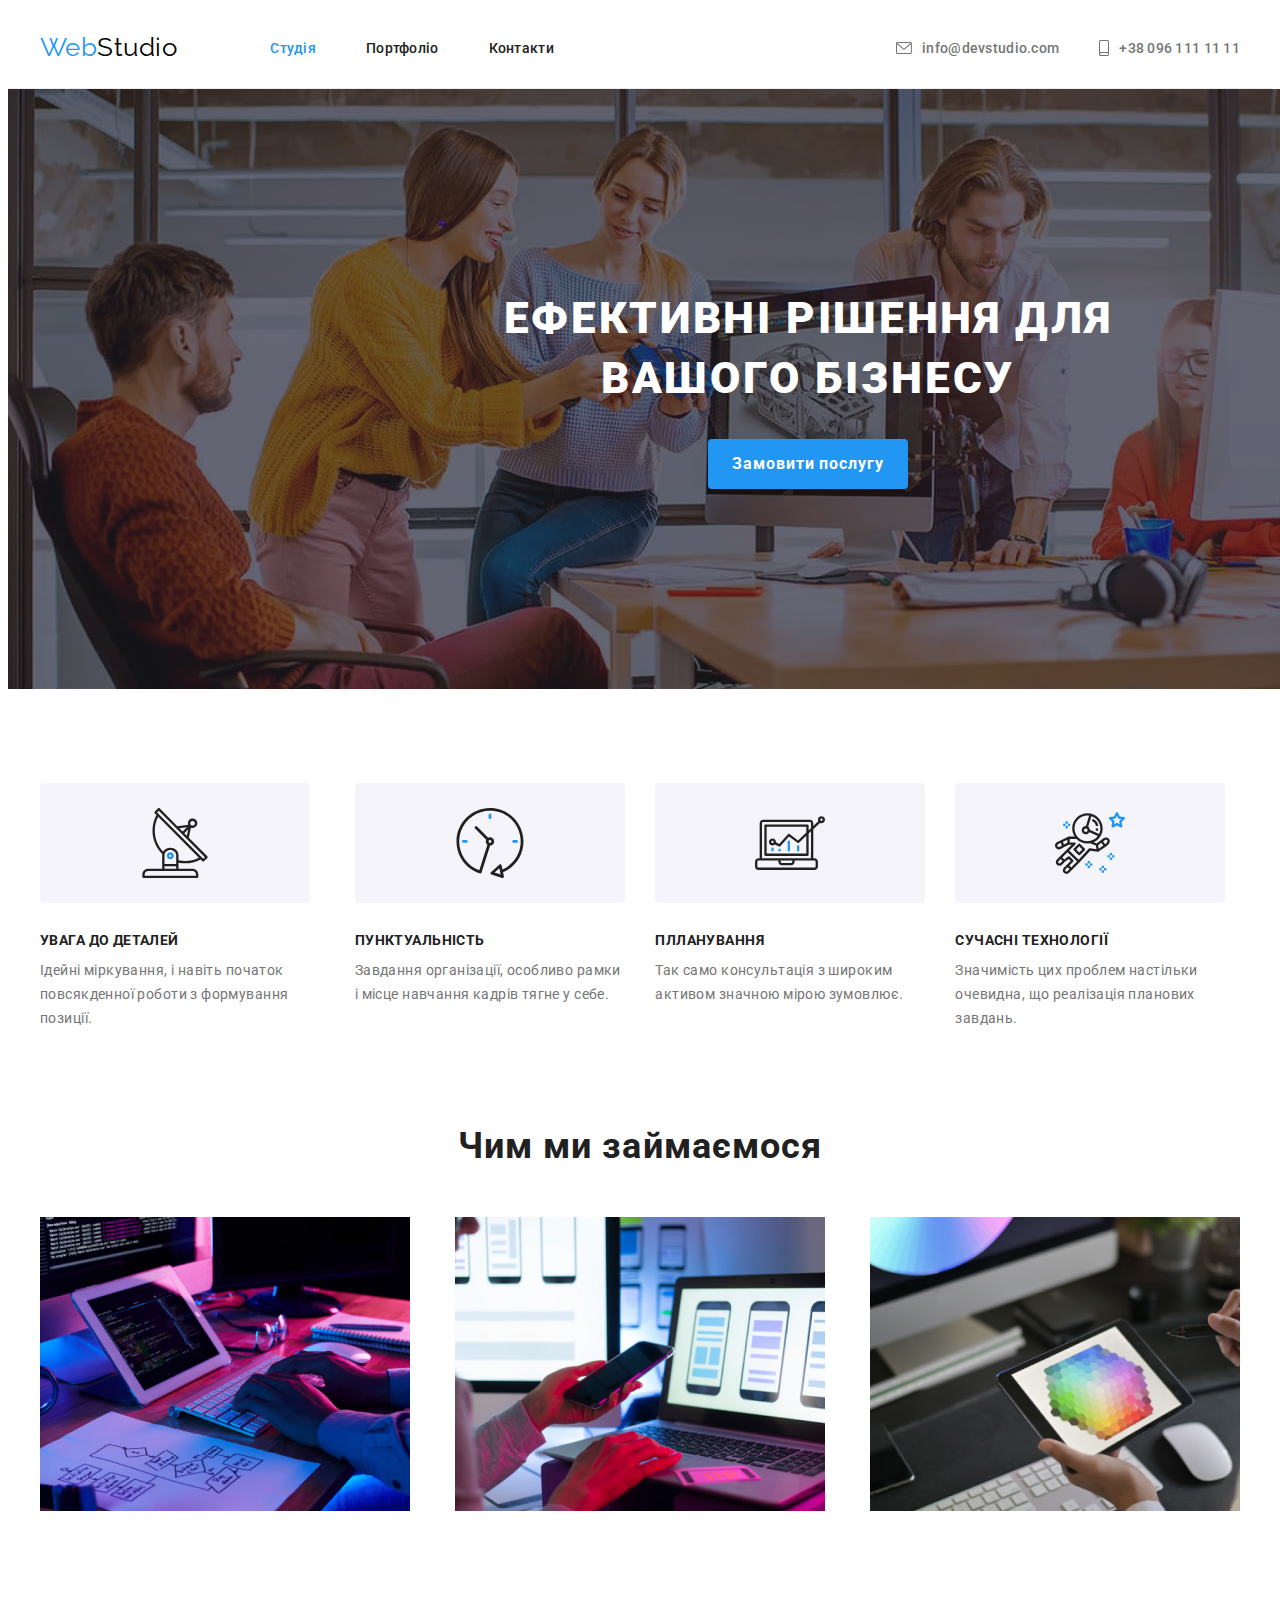
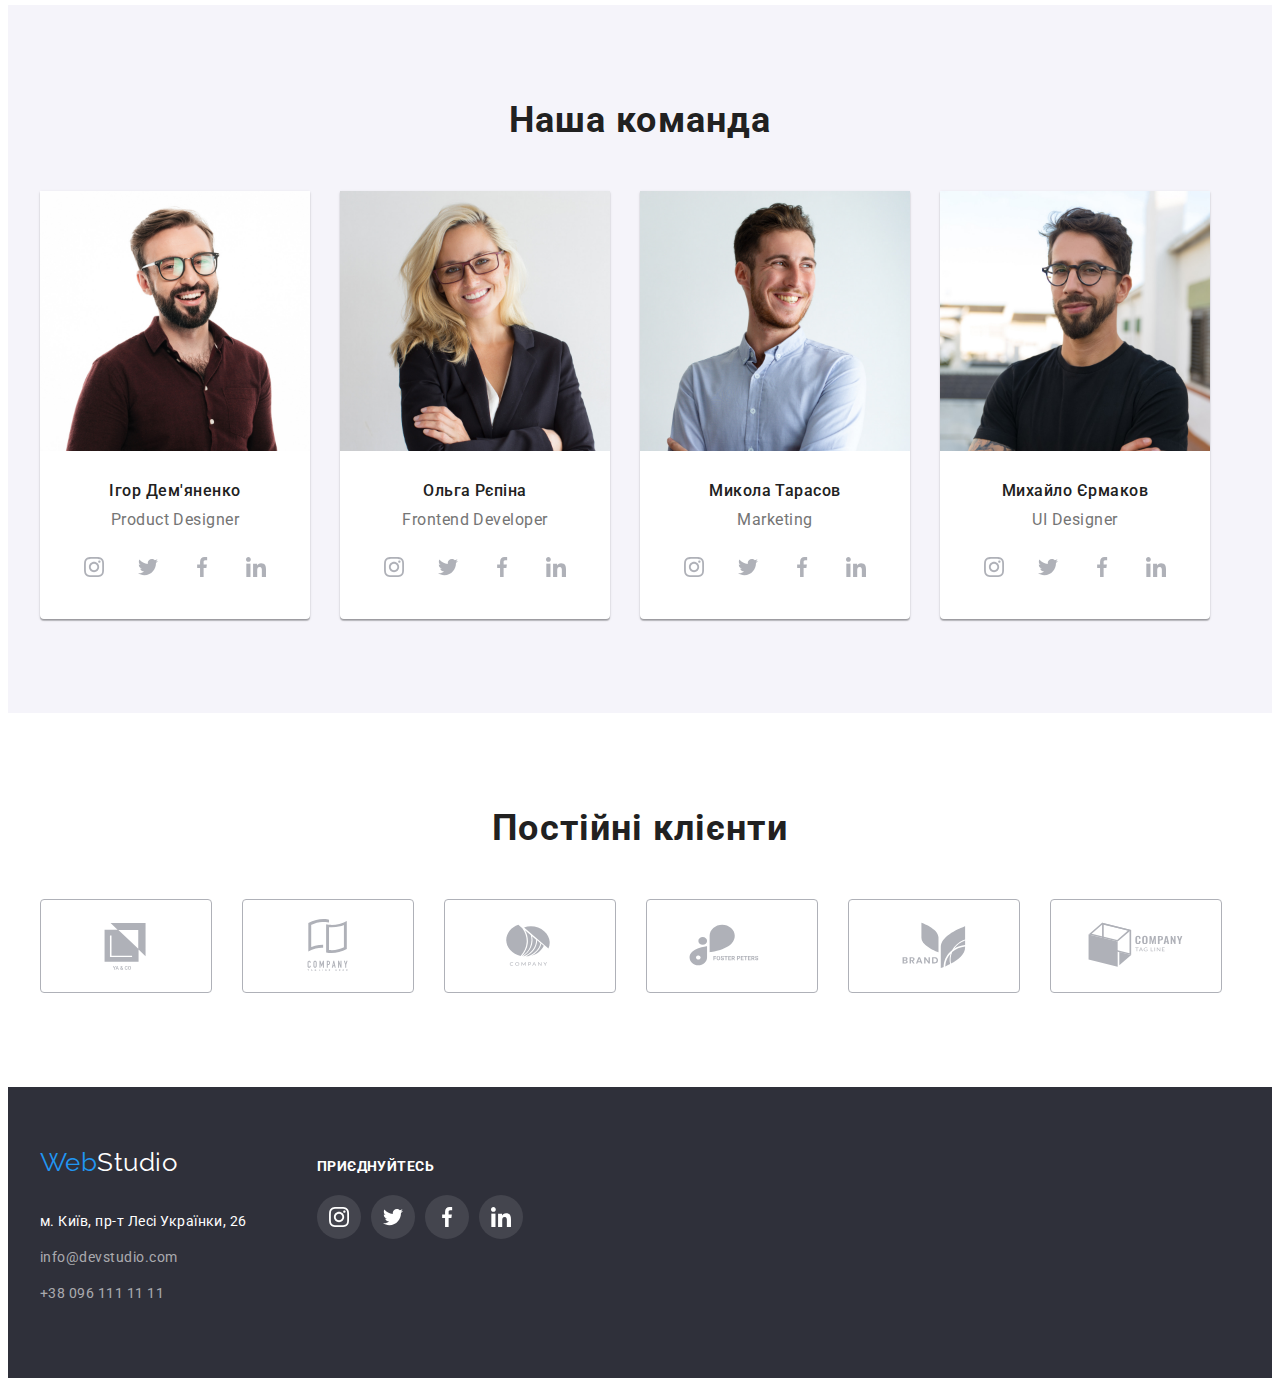
<file: index.html>
<!DOCTYPE html>
<html lang="en">
<head>
    <meta charset="UTF-8">
    <meta http-equiv="X-UA-Compatible" content="IE=edge">
    <meta name="viewport" content="width=device-width, initial-scale=1.0">
    <title>WebStudio</title>
    <link rel="preconnect" href="https://fonts.googleapis.com">
    <link rel="preconnect" href="https://fonts.gstatic.com" crossorigin>
    <link href="https://fonts.googleapis.com/css2?family=Raleway:wght@700&family=Roboto:wght@400;500;700;900&display=swap" rel="stylesheet">
    <link rel="stylesheet" href="https://cdnjs.cloudflare.com/ajax/libs/modern-normalize/1.1.0/modern-normalize.min.css"
        integrity="sha512-wpPYUAdjBVSE4KJnH1VR1HeZfpl1ub8YT/NKx4PuQ5NmX2tKuGu6U/JRp5y+Y8XG2tV+wKQpNHVUX03MfMFn9Q=="
        crossorigin="anonymous" referrerpolicy="no-referrer" />
    <link rel="stylesheet" href="./css/styles.css">
</head>
    
<body>
    <!--Header-->
    <header class="header">
        <div class="main-nav container">
        <a href="./index.html" class="logo link"><span class="web">Web</span>Studio</a>
        <nav class="nav">
            <ul class="site-nav list">
                <li class="item"><a href="./index.html" class="link current">Студія</a></li>
                <li class="item"><a href="./portfolio.html" class="link">Портфоліо</a></li>
                <li class="item"><a href="" class="link">Контакти</a></li>
            </ul>
        </nav>
            <ul class="top-contact list">
                <li class="item"><a href="mailto:info@devstudio.com" class="contact-link link">
                    <svg class="nav-icon" width="16px" height="12px"><use href="./images/icons.svg#icon-envelope"></use></svg>info@devstudio.com</a>
                </li>
                                
                <li class="item"><a href="tel:+380961111111" class="contact-link link">
                    <svg class="nav-icon" width="10px" height="16px"><use href="./images/icons.svg#icon-smartphone"></use></svg>+38 096 111 11 11</a>
                </li>
            </ul>
        </div>
    </header>
    <!--Main-->
    <main>
        <!--Solution-->
        <section class="hero section">
            <div class="container">
            <h1 class="hero-title">Ефективні рішення для вашого бізнесу</h1>
            <button type="button" class="button">Замовити послугу</button>
            </div>
        </section>
        <!--About-Hidden h2-->
        <section class="section-about section">
            <div class="container">
            <h2 class="section-title">About</h2>
            <ul class="about-list list" >
                <li class="item">
                    <div class="about-icon-frame"><svg class="about-icon" width="70px" height=70px><use href="./images/icons.svg#icon-antenna"></use></svg>
                    </div>
                    <h3 class="about-title">Увага до деталей</h3>
                    <p class="about-text">Ідейні міркування, і навіть початок повсякденної роботи з формування позиції.</p>
                </li>
                <li class="item">
                    <div class="about-icon-frame"><svg class="about-icon" width="70px" height=70px><use href="./images/icons.svg#icon-clock"></use></svg>
                    </div>
                    <h3 class=" about-title">Пунктуальність</h3>
                    <p class="about-text">Завдання організації, особливо рамки і місце навчання кадрів тягне у себе.</p>
                </li>
                <li class="item">
                    <div class="about-icon-frame"><svg class="about-icon" width="70px" height=70px><use href="./images/icons.svg#icon-diagram"></use></svg>
                    </div>
                    <h3 class=" about-title">Плланування</h3>
                    <p class="about-text">Так само консультація з широким активом значною мірою зумовлює.</p>
                </li>
                <li class="item">
                    <div class="about-icon-frame"><svg class="about-icon" width="70px" height=70px><use href="./images/icons.svg#icon-astronaut"></use></svg>
                    </div>
                    <h3 class=" about-title">Сучасні технології</h3>
                    <p class="about-text">Значимість цих проблем настільки очевидна, що реалізація планових завдань.</p>
                </li>
            </ul>
            </div>
        </section>
        <!--What we do-->
        <section class="section-what section">
            <div class="container">
            <h2 class="what-title">Чим ми займаємося</h2>
            <ul class="what-list list">
                <li class="item"><img src="./images/code.jpg" alt="Програмування" width="370" height="294"></li>
                <li class="item"><img src="./images/markup.jpg" alt="Верстка" width="370" height="294"></li>
                <li class="item"><img src="./images/design.jpg" alt="Дизайн" width="370" height="294"></li>
            </ul>
            </div>
        </section>
        <!--Our comand-->
        <section class="section-command section">
            <div class="container">
        <h2 class="command-maintitle">Наша команда</h2>
        <ul class="command-list list">
            <li class="item">
                <img src="./images/demyanko.jpg" alt="Ігор Дем'яненко" width="270" height="260">
                <div>
                <h3 class="command-title">Ігор Дем'яненко</h3>
                <p class="command-text">Product Designer</p>
                </div>
                <ul class="command-soc-list list">
                    <li class="command-soc-item soc-item">
                        <a href="#" class="command-soc-link link">
                            <svg class="command-soc-icon" width="20px" height="20px">
                                <use href="./images/icons.svg#icon-instagram"></use>
                            </svg>
                        </a>
                    </li>
                    <li class="command-soc-item soc-item">
                        <a href="#" class="command-soc-link link">
                            <svg class="command-soc-icon" width="20px" height="20px">
                                <use href="./images/icons.svg#icon-twitter"></use>
                            </svg>
                        </a>
                    </li>
                    <li class="command-soc-item soc-item">
                        <a href="#" class="command-soc-link link">
                            <svg class="command-soc-icon" width="20px" height="20px">
                                <use href="./images/icons.svg#icon-facebook"></use>
                            </svg>
                        </a>
                    </li>
                    <li class="command-soc-item soc-item">
                        <a href="#" class="command-soc-link link">
                            <svg class="command-soc-icon" width="20px" height="20px">
                                <use href="./images/icons.svg#icon-linkedin"></use>
                            </svg>
                        </a>
                    </li>
                </ul>
            </li>
            <li class="item">
                <img src="./images/repina.jpg" alt="Ольга Рєпіна" width="270" height="260">
                <div>
                <h3 class="command-title">Ольга Рєпіна</h3>
                <p class="command-text">Frontend Developer</p>
                </div>
                <ul class="command-soc-list list">
                    <li class="command-soc-item soc-item">
                        <a href="#" class="command-soc-link link">
                            <svg class="command-soc-icon" width="20px" height="20px">
                                <use href="./images/icons.svg#icon-instagram"></use>
                            </svg>
                        </a>
                    </li>
                    <li class="command-soc-item soc-item">
                        <a href="#" class="command-soc-link link">
                            <svg class="command-soc-icon" width="20px" height="20px">
                                <use href="./images/icons.svg#icon-twitter"></use>
                            </svg>
                        </a>
                    </li>
                    <li class="command-soc-item soc-item">
                        <a href="#" class="command-soc-link link">
                            <svg class="command-soc-icon" width="20px" height="20px">
                                <use href="./images/icons.svg#icon-facebook"></use>
                            </svg>
                        </a>
                    </li>
                    <li class="command-soc-item soc-item">
                        <a href="#" class="command-soc-link link">
                            <svg class="command-soc-icon" width="20px" height="20px">
                                <use href="./images/icons.svg#icon-linkedin"></use>
                            </svg>
                        </a>
                    </li>
                </ul>
            </li>
            <li class="item">
                <img src="./images/tarasov.jpg" alt="Микола Тарасов" width="270" height="260">
                <div>
                <h3 class="command-title">Микола Тарасов</h3>
                <p class="command-text">Marketing</p>
                </div>
                <ul class="command-soc-list list">
                    <li class="command-soc-item soc-item">
                        <a href="#" class="command-soc-link link">
                            <svg class="command-soc-icon" width="20px" height="20px">
                                <use href="./images/icons.svg#icon-instagram"></use>
                            </svg>
                        </a>
                    </li>
                    <li class="command-soc-item soc-item">
                        <a href="#" class="command-soc-link link">
                            <svg class="command-soc-icon" width="20px" height="20px">
                                <use href="./images/icons.svg#icon-twitter"></use>
                            </svg>
                        </a>
                    </li>
                    <li class="command-soc-item soc-item">
                        <a href="#" class="command-soc-link link">
                            <svg class="command-soc-icon" width="20px" height="20px">
                                <use href="./images/icons.svg#icon-facebook"></use>
                            </svg>
                        </a>
                    </li>
                    <li class="command-soc-item soc-item">
                        <a href="#" class="command-soc-link link">
                            <svg class="command-soc-icon" width="20px" height="20px">
                                <use href="./images/icons.svg#icon-linkedin"></use>
                            </svg>
                        </a>
                    </li>
                </ul>
            </li>
            <li class="item">
                <img src="./images/ermakov.jpg" alt="Михайло Єрмаков" width="270" height="260">
                <div>
                <h3 class="command-title">Михайло Єрмаков</h3>
                <p class="command-text">UI Designer</p>
                </div>
                <ul class="command-soc-list list">
                    <li class="command-soc-item soc-item">
                        <a href="#" class="command-soc-link link">
                            <svg class="command-soc-icon" width="20px" height="20px">
                                <use href="./images/icons.svg#icon-instagram"></use>
                            </svg>
                        </a>
                    </li>
                    <li class="command-soc-item soc-item">
                        <a href="#" class="command-soc-link link">
                            <svg class="command-soc-icon" width="20px" height="20px">
                                <use href="./images/icons.svg#icon-twitter"></use>
                            </svg>
                        </a>
                    </li>
                    <li class="command-soc-item soc-item">
                        <a href="#" class="command-soc-link link">
                            <svg class="command-soc-icon" width="20px" height="20px">
                                <use href="./images/icons.svg#icon-facebook"></use>
                            </svg>
                        </a>
                    </li>
                    <li class="command-soc-item soc-item">
                        <a href="#" class="command-soc-link link">
                            <svg class="command-soc-icon" width="20px" height="20px">
                                <use href="./images/icons.svg#icon-linkedin"></use>
                            </svg>
                        </a>
                    </li>
                </ul>
            </li>
        </ul>
        </div>
        </section>
        <!-- CLIENTS -->
        <section class="section-clients section">
            <div class="container">
            <h2 class="client-title title">Постійні клієнти</h2>
            <ul class="client-list list">
                <li class="client-item item">
                    <a href="#" class="client-link link">
                        <svg class="client-icon" width="160px" height="60px" >
                            <use href="./images/icons.svg#icon-cl-1"></use>
                        </svg>
                    </a>
                </li>
                <li class="client-item item">
                    <a href="#" class="client-link link">
                        <svg class="client-icon" width="160px" height="60px" >
                            <use href="./images/icons.svg#icon-cl-2"></use>
                        </svg>
                    </a>
                </li>
                <li class="client-item item">
                    <a href="#" class="client-link link">
                        <svg class="client-icon" width="160px" height="60px" >
                            <use href="./images/icons.svg#icon-cl-3"></use>
                        </svg>
                    </a>
                </li>
                <li class="client-item item">
                    <a href="#" class="client-link link">
                        <svg class="client-icon" width="160px" height="60px" >
                            <use href="./images/icons.svg#icon-cl-4"></use>
                        </svg>
                    </a>
                </li>
                <li class="client-item item">
                    <a href="#" class="client-link link">
                        <svg class="client-icon" width="160px" height="60px" >
                            <use href="./images/icons.svg#icon-cl-5"></use>
                        </svg>
                    </a>
                </li>
                <li class="client-item item">
                    <a href="#" class="client-link link">
                        <svg class="client-icon" width="160px" height="60px" >
                            <use href="./images/icons.svg#icon-cl-6"></use>
                        </svg>
                    </a>
                </li>
            </ul>
            </div>
        </section>
    </main>
    <!--Footer-->
    <footer class="footer">
        <div class="container">
        <div class="footer-position">
        <div>
        <a href="./index.html" class="logo footer link color"><span class="web">Web</span>Studio</a>

        <address class="address">            
        <ul class="footer-list list">
            <li class="item"><a href="https://goo.gl/maps/Yz2Q7pybt4rktHYk7" class="footer-contact link">м. Київ, пр-т Лесі Українки, 26</a></li>
            <li class="item"><a href="mailto:info@devstudio.com" class="footer-contact color link">info@devstudio.com</a></li>
            <li class="item"><a href="tel:+380961111111" class="footer-contact color link">+38 096 111 11 11</a></li>
        </ul>        
        </address>
        </div>
        <div class="join">
        <h2 class="join-title">Приєднуйтесь</h2>
        <ul class="join-list list">
            <li class="join-item item">
                <a href="" class="join-link">
                    <svg class="join-icon" width="20px" height="20px">
                        <use href="./images/icons.svg#icon-instagram"></use>
                    </svg>
                </a>
            </li>
            <li class="join-item item">
                <a href="" class="join-link">
                    <svg class="join-icon" width="20px" height="20px">
                        <use href="./images/icons.svg#icon-twitter"></use>
                    </svg>
                </a>
            </li>
            <li class="join-item item">
                <a href="" class="join-link">
                    <svg class="join-icon" width="20px" height="20px">
                        <use href="./images/icons.svg#icon-facebook"></use>
                    </svg>
                </a>
            </li>
            <li class="join-item item">
                <a href="" class="join-link">
                    <svg class="join-icon" width="20px" height="20px">
                        <use href="./images/icons.svg#icon-linkedin"></use>
                    </svg>
                </a>
            </li>
        </ul>
        </div>
        </div>
        </div>
    </footer>
</body>
</html>
</file>
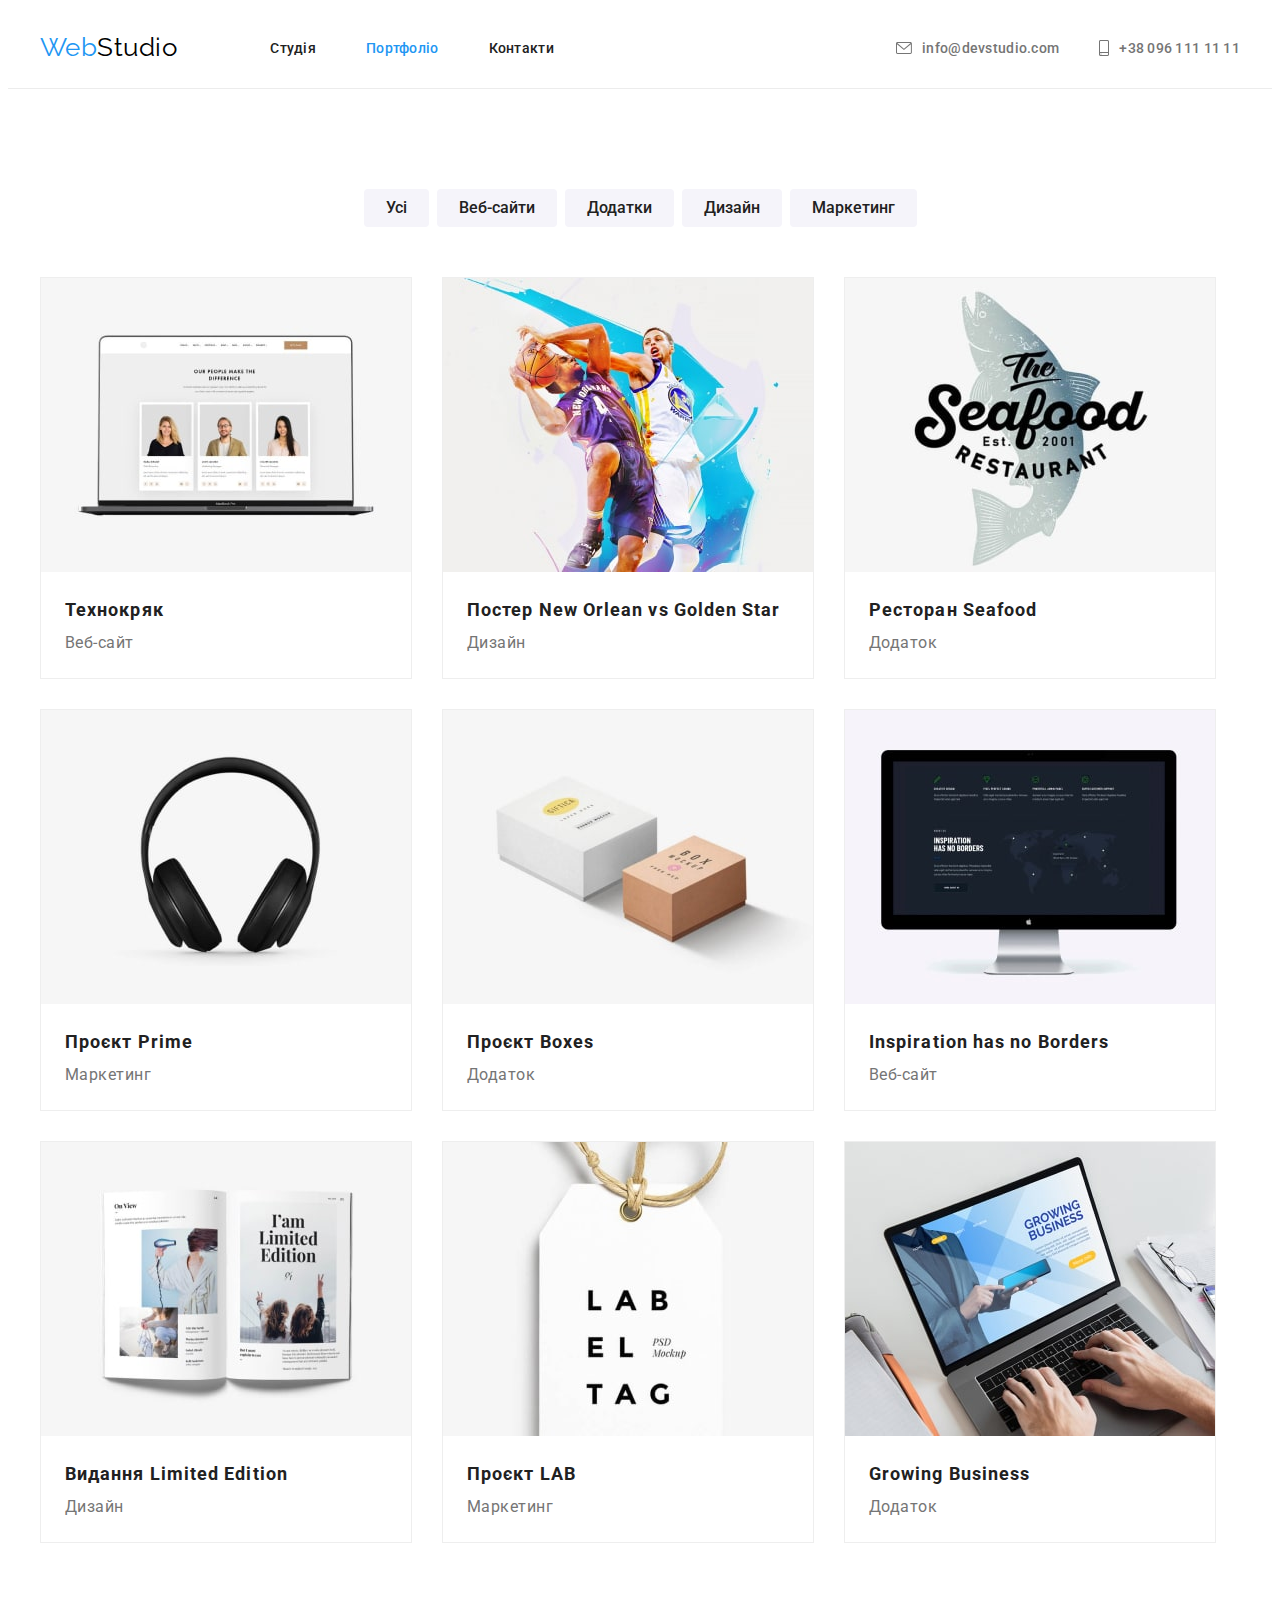
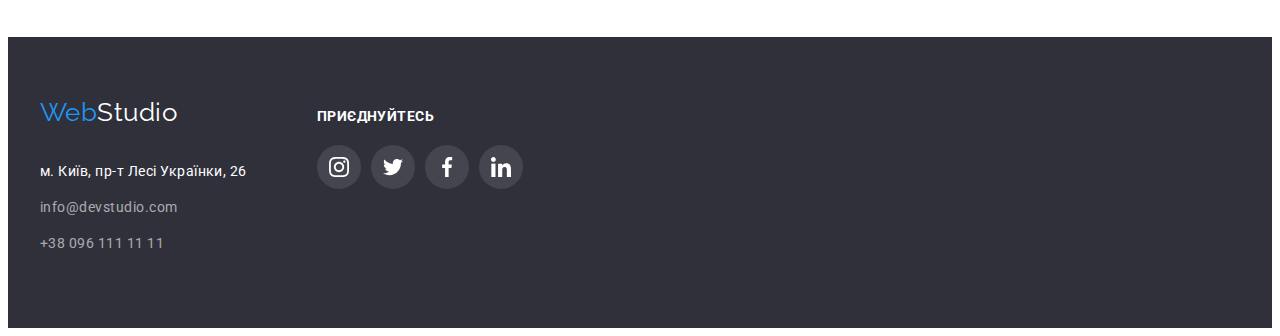
<file: portfolio.html>
<!DOCTYPE html>
<html lang="en">
<head>
    <meta charset="UTF-8">
    <meta http-equiv="X-UA-Compatible" content="IE=edge">
    <meta name="viewport" content="width=device-width, initial-scale=1.0">
    <title> Webstudio Porfolio</title>
    <link rel="preconnect" href="https://fonts.googleapis.com">
    <link rel="preconnect" href="https://fonts.gstatic.com" crossorigin>
    <link href="https://fonts.googleapis.com/css2?family=Raleway:wght@700&family=Roboto:wght@400;500;700&display=swap" rel="stylesheet">
    <link rel="stylesheet" href="https://cdnjs.cloudflare.com/ajax/libs/modern-normalize/1.1.0/modern-normalize.min.css"
        integrity="sha512-wpPYUAdjBVSE4KJnH1VR1HeZfpl1ub8YT/NKx4PuQ5NmX2tKuGu6U/JRp5y+Y8XG2tV+wKQpNHVUX03MfMFn9Q=="
        crossorigin="anonymous" referrerpolicy="no-referrer" />
    <link rel="stylesheet" href="./css/styles.css">
</head>
<body>
   <!--Header-->
   <header class="header">
    <div class="main-nav container">
    <a href="./index.html" class="logo link"><span class="web">Web</span>Studio</a>
    <nav>
        <ul class="site-nav list">
            <li class="item"><a href="./index.html" class="link ">Студія</a></li>
            <li class="item"><a href="./portfolio.html" class="link current">Портфоліо</a></li>
            <li class="item"><a href="" class="link">Контакти</a></li>
        </ul>
    </nav>
        <ul class="top-contact list">
            <li class="item"><a href="mailto:info@devstudio.com" class="contact-link link">
                    <svg class="nav-icon" width="16px" height="12px">
                        <use href="./images/icons.svg#icon-envelope"></use>
                    </svg>info@devstudio.com</a>
            </li>
        
            <li class="item"><a href="tel:+380961111111" class="contact-link link">
                    <svg class="nav-icon" width="10px" height="16px">
                        <use href="./images/icons.svg#icon-smartphone"></use>
                    </svg>+38 096 111 11 11</a>
            </li>
        </ul>
        </div>
</header>
<!-- MAIN -->
<main>
    <section class="projects">
    <div class="container">
    <h1 hidden>Проекти</h1>
    <!-- Buttons -->
    <ul class="buttons list">
        <li class="item"><button type="button" class="project-button">Усі</button></li>
        <li class="item"><button type="button" class="project-button">Веб-сайти</button></li>
        <li class="item"><button type="button" class="project-button">Додатки</button></li>
        <li class="item"><button type="button" class="project-button">Дизайн</button></li>
        <li class="item"><button type="button" class="project-button">Маркетинг</button></li>
    </ul>
    <!-- Projects -->
        <ul class=" project-list list">
        <li class="project-item">
            <img src="./images/tehhokrak.jpg" width="370" height="294" alt="Технокряк">
            <div>
            <h2 class="project-title">Технокряк</h2>
            <p class="project-type">Веб-сайт</p>
            </div>    
        </li>
        <li class="project-item">
            <img src="./images/neworlean.jpg" width="370" height="294" alt="Постер New Orlean vs Golden Star">
            <div>
            <h2 class="project-title">Постер New Orlean vs Golden Star</h2>
            <p class="project-type">Дизайн</p>      
            </div>    
        </li>
        <li class="project-item">
            <img src="./images/seafood.jpg" width="370" height="294" alt="Ресторан Seafood">
            <div>
            <h2 class="project-title">Ресторан Seafood</h2>
            <p class="project-type">Додаток</p>        
            </div>    
        </li>
        <li class="project-item">
            <img src="./images/prime.jpg" width="370" height="294" alt="Проєкт Prime">
            <div>
            <h2 class="project-title">Проєкт Prime</h2>
            <p class="project-type">Маркетинг</p>        
            </div>    
        </li>
        <li class="project-item">
            <img src="./images/boxes.jpg" width="370" height="294" alt="Проєкт Boxes">
            <div>
            <h2 class="project-title">Проєкт Boxes</h2>
            <p class="project-type">Додаток</p>        
            </div>    
        </li>
        <li class="project-item">
            <img src="./images/noborders.jpg" width="370" height="294" alt="Inspiration has no Borders">
            <div>
            <h2 class="project-title">Inspiration has no Borders</h2>
            <p class="project-type">Веб-сайт</p>        
            </div>    
        </li>
        <li class="project-item">
            <img src="./images/limitededition.jpg" width="370" height="294" alt="Видання Limited Edition">
            <div>
            <h2 class="project-title">Видання Limited Edition</h2>
            <p class="project-type">Дизайн</p>
            </div>    
        </li>
        <li class="project-item">
            <img src="./images/lab.jpg" width="370" height="294" alt="Проєкт LAB">
            <div>
            <h2 class="project-title">Проєкт LAB</h2>
            <p class="project-type">Маркетинг</p>        
            </div>    
        </li>
        <li class="project-item">
            <img src="./images/growingdusiness.jpg" width="370" height="294" alt="Growing Business">
            <div>
            <h2 class="project-title">Growing Business</h2>
            <p class="project-type">Додаток</p>        
            </div>    
        </li>
    </ul>
    </div>
    </section>
</main> 

<!--Footer-->
<footer class="footer">
    <div class="container">
        <div class="footer-position">
            <div>
                <a href="./index.html" class="logo footer link color"><span class="web">Web</span>Studio</a>

                <address class="address">
                    <ul class="footer-list list">
                        <li class="item"><a href="https://goo.gl/maps/Yz2Q7pybt4rktHYk7" class="footer-contact link">м.
                                Київ, пр-т Лесі Українки, 26</a></li>
                        <li class="item"><a href="mailto:info@devstudio.com"
                                class="footer-contact color link">info@devstudio.com</a></li>
                        <li class="item"><a href="tel:+380961111111" class="footer-contact color link">+38 096 111 11
                                11</a></li>
                    </ul>
                </address>
            </div>
            <div class="join">
                <h2 class="join-title">Приєднуйтесь</h2>
                <ul class="join-list list">
                    <li class="join-item item">
                        <a href="" class="join-link">
                            <svg class="join-icon" width="20px" height="20px">
                                <use href="./images/icons.svg#icon-instagram"></use>
                            </svg>
                        </a>
                    </li>
                    <li class="join-item item">
                        <a href="" class="join-link">
                            <svg class="join-icon" width="20px" height="20px">
                                <use href="./images/icons.svg#icon-twitter"></use>
                            </svg>
                        </a>
                    </li>
                    <li class="join-item item">
                        <a href="" class="join-link">
                            <svg class="join-icon" width="20px" height="20px">
                                <use href="./images/icons.svg#icon-facebook"></use>
                            </svg>
                        </a>
                    </li>
                    <li class="join-item item">
                        <a href="" class="join-link">
                            <svg class="join-icon" width="20px" height="20px">
                                <use href="./images/icons.svg#icon-linkedin"></use>
                            </svg>
                        </a>
                    </li>
                </ul>
            </div>
        </div>
    </div>
</footer>
</body>
</html>
</file>
<file: css/styles.css>
:root {
--default-bg-color:#FFFFFF;
--footer-bg-color:#2F303A;
--section-bg-color: #F5F4FA;
--accent-color:#2196F3;
--logo-color:#000000;
--second-text-color:#757575;
--main-text-color:#212121;
--footer-text-color:rgba(255, 255, 255, 0.6);
--soc-icon-fill:#afb1b8;
}

body {
    font-family: 'Roboto', sans-serif;
    font-style: normal;
    background-color: var(--default-bg-color);
    color: var(--main-text-color);
    letter-spacing: 0.03em
}

p,
h1,
h2,
h3,
h4,
h5,
h6,
p,
ul {
    margin: 0;
    padding: 0;
    }

button {
    cursor: pointer;
}

img {
    display: block;
}

.container {
    width: 1200px;
    padding-left: 15px;
    padding-right: 15px;
    margin-left: auto;
    margin-right: auto;

    /* outline: 1px solid tomato; */
}

.section {
    padding-top: 94px;
    padding-bottom:94px;
    
}

.list {
    list-style: none;
}

.item,
.soc-item {
    margin: 0;
    padding: 0;
}

.link {
    text-decoration: none;
}

/*  ===========HEADER======== */
.header {
    background-color: var(--default-bg-color);
    border-bottom: 1px solid #ECECEC;
}

.logo {
    font-family: 'Raleway', sans-serif;
    font-size: 26px;
    line-height: 1.19;
    color: var(--logo-color);
    }

.logo.link {
    display: inline-block;
    margin-left:0;
    padding-top: 24px;
    padding-bottom: 25px;

}

.web{
    color: var(--accent-color);
}

.main-nav {
    display: flex;
    align-items: center;
}

.site-nav {
    display: flex;
    margin-left: 93px;
    }

.site-nav .item:not(:last-child) {
    margin-right: 50px;
    }
.site-nav .link,
.contact-link {
    display: block;
    padding-top: 32px;
    padding-bottom: 32px;
    
    color: inherit;
    font-weight: 500;
    font-size: 14px;
    line-height: 1,14;
    letter-spacing: 0.02em;
}

.site-nav .link:hover,
.site-nav .link:focus,
.contact-link:hover,
.contact-link:focus {
    color: var(--accent-color);
}

.site-nav .link.current {
    color: var(--accent-color);
}

.top-contact {
    display: flex;
    margin-left:auto;
}

.top-contact .item:not(:last-child) {
    margin-right: 40px;
}

.contact-link {
    display: flex;
    color: var(--second-text-color);
    align-items: center;
}

.nav-icon {
    margin-right: 10px;
    fill: var(--second-text-color)
}

.contact-link:hover .nav-icon,
.contact-link:focus .nav-icon {
    fill: var(--accent-color);
}

/* HERO */

.hero {
    width: 1600px;
    margin-left: auto;
    margin-right: auto;
    padding-top: 200px;
    padding-bottom: 200px;

    background-image: linear-gradient(rgba(47, 48, 58, 0.4), rgba(47, 48, 58, 0.4)), url(../images/herobg.jpg);
    background-repeat: no-repeat;
    background-size: contain;
    background-position: center;
    background-color: #c4c4c4;
    text-align: center;
}

.hero-title {
    display:block;
    margin-bottom: 30px;
    margin-left: auto;
    margin-right: auto;
    max-width: 696px;
        
    font-weight: 900;
    font-size: 44px;
    line-height: 1.36;
    letter-spacing: 0.06em;
    text-transform: uppercase;
    color: var(--default-bg-color); 
}

.button {
    display: block;
    margin-left: auto;
    margin-right: auto;
    padding: 10px 24px;
       
    cursor: pointer;
    font-family: inherit;
    font-weight: 700;
    font-size: 16px;
    line-height: 1.88;
    letter-spacing: 0.06em;

    color: var(--default-bg-color);
    background-color: var(--accent-color);
    box-shadow: 0px 4px 4px rgba(0, 0, 0, 0.15);
    border-radius: 4px;
    border-style: none;

    /* outline: 1px solid tomato; */
}

/* ABOUT */

.section-title {
    display: none;
}

.section-about {
    padding-bottom: 0;
}

.about-list {
    display: flex;
    
}

.about-list .item:not(:last-child) {
    margin-right: 30px;
    }

.about-title {
    margin-bottom: 10px;

    font-weight: 700;
    font-size: 14px;
    line-height: 1.14;
    letter-spacing: 0.03em;
    text-transform: uppercase;

}
.about-text {
    font-size: 14px;
    line-height: 1.71;
    letter-spacing: 0.03em;

    color: var(--second-text-color);

}

.about-icon-frame {
    display: flex;
    justify-content: center;
    align-items: center;
    width: 270px;
    height: 120px;
    margin-bottom: 30px;
    background-color: var(--section-bg-color);
    border-radius: 4px;
       
}

/* What we do */

.what-list {
    display: flex;
    justify-content: space-between;
}

.what-list .item + .item {
margin-left: 30px;
}

.what-title,
.command-maintitle,
.client-title {
    margin-bottom: 50px;

    font-size: 36px;
    line-height: 1.17;
    text-align: center;
    letter-spacing: 0.03em;

}

/* Command */

.command-list {
    display: flex;
}

.command-list .item +.item {
    margin-left: 30px;
}

.command-list .item {
    background: var(--default-bg-color);
    box-shadow: 0px 1px 3px rgba(0, 0, 0, 0.12), 0px 1px 1px rgba(0, 0, 0, 0.14), 0px 2px 1px rgba(0, 0, 0, 0.2);
    border-radius: 0px 0px 4px 4px;
}

.command-list div {
    padding-top: 30px;
    padding-bottom: 16px;
}

.section-command {
    background-color: var(--section-bg-color);
    /* width: 1600px;
    margin-right:auto;
    margin-left:auto;  */
}


.command-title {
    margin-bottom: 10px;

    font-weight: 500;
    font-size: 16px;
    line-height: 1.19;
    letter-spacing: 0.03em;
    text-align: center;
}

.command-text {
    font-size: 16px;
    line-height: 1.19;
    letter-spacing: 0.03em;
    text-align: center;

    color: var(--second-text-color);
}

.command-soc-list {
    display: flex;
    justify-content: center;
    align-items: center;
    margin-bottom: 30px;
}

.command-soc-item {
    width: 44px;
    height: 44px;
}

.command-soc-item:not(:last-child) {
    margin-right: 10px;
}

.command-soc-link {
    display: flex;
    justify-content: center;
    align-items: center;
    width: 100%;
    height: 100%;
    border-radius: 50%;
}

.command-soc-link:hover,
.command-soc-link:focus {
    background-color: var(--accent-color);
    fill: var(--default-bg-color);
}
.command-soc-icon {
    fill: var(--soc-icon-fill)
}

.command-soc-link:hover .command-soc-icon,
.command-soc-link:focus .command-soc-icon {
    fill: var(--default-bg-color);
}

/* Clients */

.client-list {
display: flex;
}

.client-item {
    
    border: 1px solid #AFB1B8;
    border-radius: 4px;
}

.client-link.link {
    display: flex;
    align-items: center;
    justify-content: center;
    width: 170px;
    height: 92px;
}


.client-icon {
    fill: var(--soc-icon-fill)
}

.client-link:hover .client-icon ,
.client-link:focus .client-icon {
    fill: var(--accent-color)
}

.client-item:not(:last-child) {
    margin-right: 30px;
}

.client-item:hover,
.client-item:focus {
    border: 1px solid var(--accent-color);
}


/* ======Footer===== */

.footer {
    background-color: var(--footer-bg-color);
    padding-bottom: 60px;
    padding-top: 60px;
   }

 
.footer-position {
    display: flex;
}


.logo.footer {
    padding-top: 0;
    padding-bottom: 0;
    margin-bottom: 32px;
    }

.logo.color {
    color: var(--default-bg-color);
}

.address {
    font-style: inherit;
}
.footer-contact {
    display: inline-block;
    margin: 0;
        
    font-size: 14px;
    line-height: 1.71;
    color: var(--default-bg-color);
}

.footer-list .item {
    margin-bottom: 12px;
}

.footer-contact.color {
    color: var(--footer-text-color);
}

.footer-contact:hover,
.footer-contact:focus {
    color: var(--accent-color);
}

.join {
    margin-top: 12px;
    margin-left: 70px;
    width: 206px;
    height: 80px;
}
  
.join-title {
    text-align: left;
    color: var(--default-bg-color);
    font-weight: 700;
    font-size: 14px;
    line-height: 1.14;
    letter-spacing: 0.03em;
    text-transform: uppercase;

    margin-bottom: 20px ;
   
}

.join-list {
    display: flex;
    justify-content: center;
    align-items: center;
}

.join-item {
    width: 44px;
    height: 44px;
}

.join-link {
    display: flex;
    justify-content: center;
    align-items: center;
    width: 100%;
    height: 100%;
    border-radius: 50%;

    background-color: rgba(255, 255, 255, 0.1);
}

.join-item:not(:last-child) {
    margin-right: 10px;
}

.join-link:hover,
.join-link:focus {
    background-color: var(--accent-color);
}

.join-icon {
    fill: var(--default-bg-color);
}
/* -----------------Portfolio----------- */

/* menu */

.buttons {
    display: flex;
    margin-bottom: 50px;
    justify-content: center;
}

.buttons .item + .item {
    margin-left: 8px;
  }

.projects {
    padding-top: 100px;
    padding-bottom: 94px;
}

.project-list div {
    padding: 20px 24px;
}

.project-button {
    display: inline-block;
    padding: 6px 22px;

    cursor: pointer;
    font-family: inherit;
    font-weight: 500;
    font-size: 16px;
    line-height: 1.62;
    text-align: center;

    color: var(--header-color-title);
    background-color: var(--section-bg-color) ;
    border-radius: 4px;
    border-style: none;
}
.project-button:hover,
.project-button:focus {
    color: var(--default-bg-color);
    background-color: var(--accent-color);
    box-shadow: 0px 3px 1px rgba(0, 0, 0, 0.1), 0px 1px 2px rgba(0, 0, 0, 0.08), 0px 2px 2px rgba(0, 0, 0, 0.12);
}

/* Projects */

.project-title { 
    font-size: 18px;
    line-height: 2;
    letter-spacing: 0.06em;
    
}

.project-type {
    font-size: 16px;
    line-height: 1.88;
    
    color: var(--second-text-color);
}

.project-list {
    display: flex;
    flex-wrap: wrap;
    }

.project-item {
    width: 370px;
    background: var(--default-bg-color);
    border: 1px solid #EEEEEE;
    margin-bottom: 30px;
}

.project-item:hover {
    box-shadow: 0px 1px 1px rgba(0, 0, 0, 0.12), 0px 4px 4px rgba(0, 0, 0, 0.06), 1px 4px 6px rgba(0, 0, 0, 0.16);
}

.project-item:not(:nth-child(3n)) {
    margin-right: 30px;
}

.project-item:nth-last-child(-n + 3) {
    margin-bottom: 0;
}
</file>
